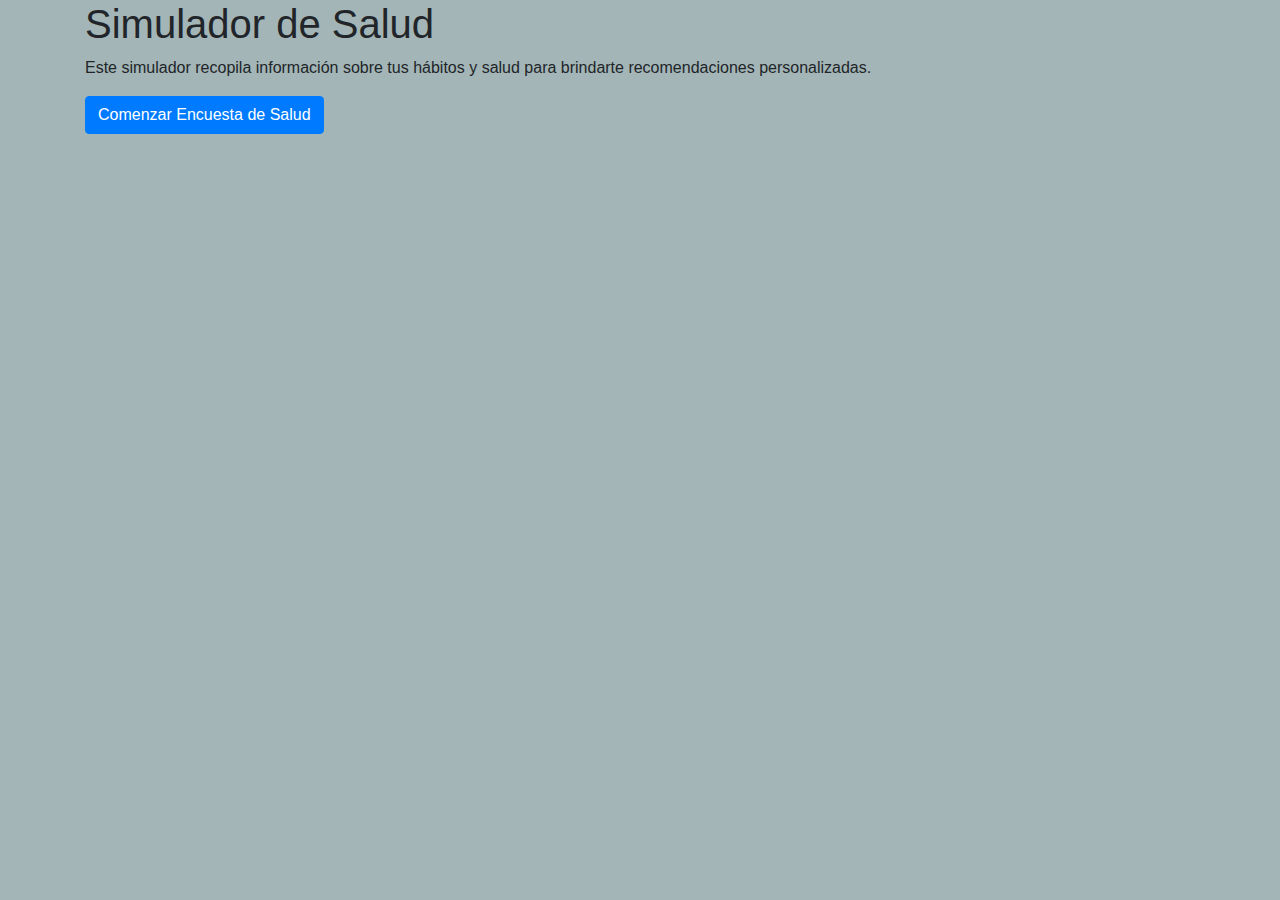
<file: index.html>
<!DOCTYPE html>
<html lang="es">
<head>
    <meta charset="UTF-8">
    <meta name="viewport" content="width=device-width, initial-scale=1.0">
    <title>Simulador</title>
    <link rel="stylesheet" href="https://stackpath.bootstrapcdn.com/bootstrap/4.5.2/css/bootstrap.min.css">
    <link rel="stylesheet" href="css/style.css">
</head>
<body>
    <div class="container main-container">
        <h1>Simulador de Salud</h1>
        <p class="description">Este simulador recopila información sobre tus hábitos y salud para brindarte recomendaciones personalizadas.</p>
        <button id="startButton" class="btn btn-primary">Comenzar Encuesta de Salud</button>
    </div>

    <script src="js/script.js"></script>
</body>
</html>
</file>
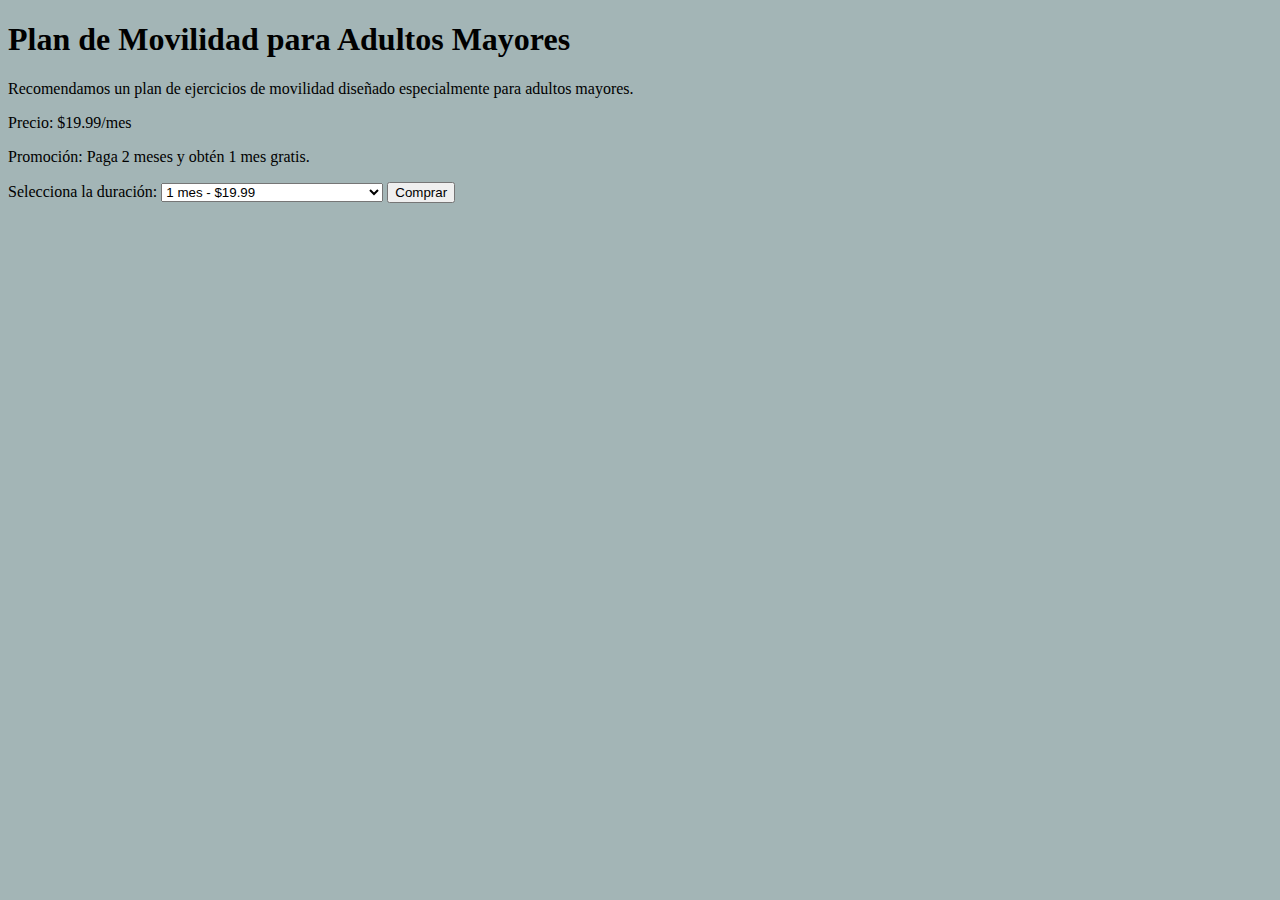
<file: pages/adultosmayores.html>
<!DOCTYPE html>
<html lang="es">
<head>
    <meta charset="UTF-8">
    <meta name="viewport" content="width=device-width, initial-scale=1.0">
    <title>Plan de Movilidad para Adultos Mayores</title>
    <link rel="stylesheet" href="../css/style.css">
</head>
<body>
    <div class="container">
        <h1>Plan de Movilidad para Adultos Mayores</h1>
        <p>Recomendamos un plan de ejercicios de movilidad diseñado especialmente para adultos mayores.</p>
        <p>Precio: $19.99/mes</p>
        <p>Promoción: Paga 2 meses y obtén 1 mes gratis.</p>
        
        <form id="purchaseForm">
            <label for="duration">Selecciona la duración:</label>
            <select id="duration" required>
                <option value="1">1 mes - $19.99</option>
                <option value="3">3 meses - $39.98 (paga 2 meses)</option>
            </select>
            <button type="submit">Comprar</button>
        </form>
    </div>
    <script>
        document.getElementById('purchaseForm').addEventListener('submit', function(event) {
            event.preventDefault();
            const duration = document.getElementById('duration').value;
            // Redirigir al carrito de compras
            window.location.href = `carrito.html?plan=movilidad&duration=${duration}`;
        });
    </script>
</body>
</html>
</file>
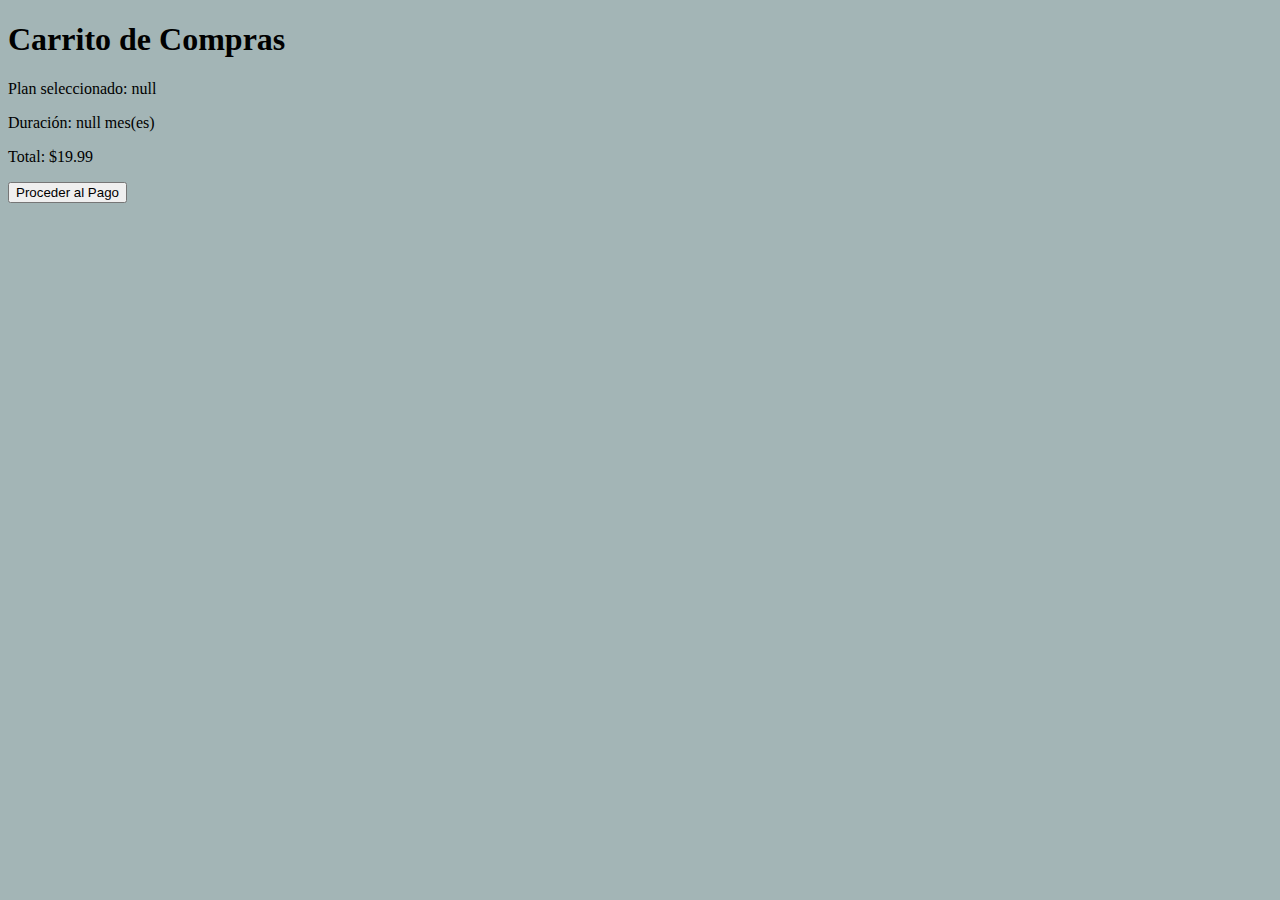
<file: pages/carrito.html>
<!DOCTYPE html>
<html lang="es">
<head>
    <meta charset="UTF-8">
    <meta name="viewport" content="width=device-width, initial-scale=1.0">
    <title>Carrito de Compras</title>
    <link rel="stylesheet" href="../css/style.css">
</head>
<body>
    <div class="container">
        <h1>Carrito de Compras</h1>
        <div id="cartDetails"></div>
        <button id="checkoutButton">Proceder al Pago</button>
    </div>
    <script>
        const urlParams = new URLSearchParams(window.location.search);
        const plan = urlParams.get('plan');
        const duration = urlParams.get('duration');
        
        const cartDetails = document.getElementById('cartDetails');
        cartDetails.innerHTML = `
            <p>Plan seleccionado: ${plan}</p>
            <p>Duración: ${duration} mes(es)</p>
            <p>Total: $${duration === '3' ? '39.98' : '19.99'}</p>
        `;

        document.getElementById('checkoutButton').addEventListener('click', function() {
            alert('Procediendo al pago...');
            // Aquí puedes agregar la lógica para el proceso de pago
        });
    </script>
</body>
</html>
</file>
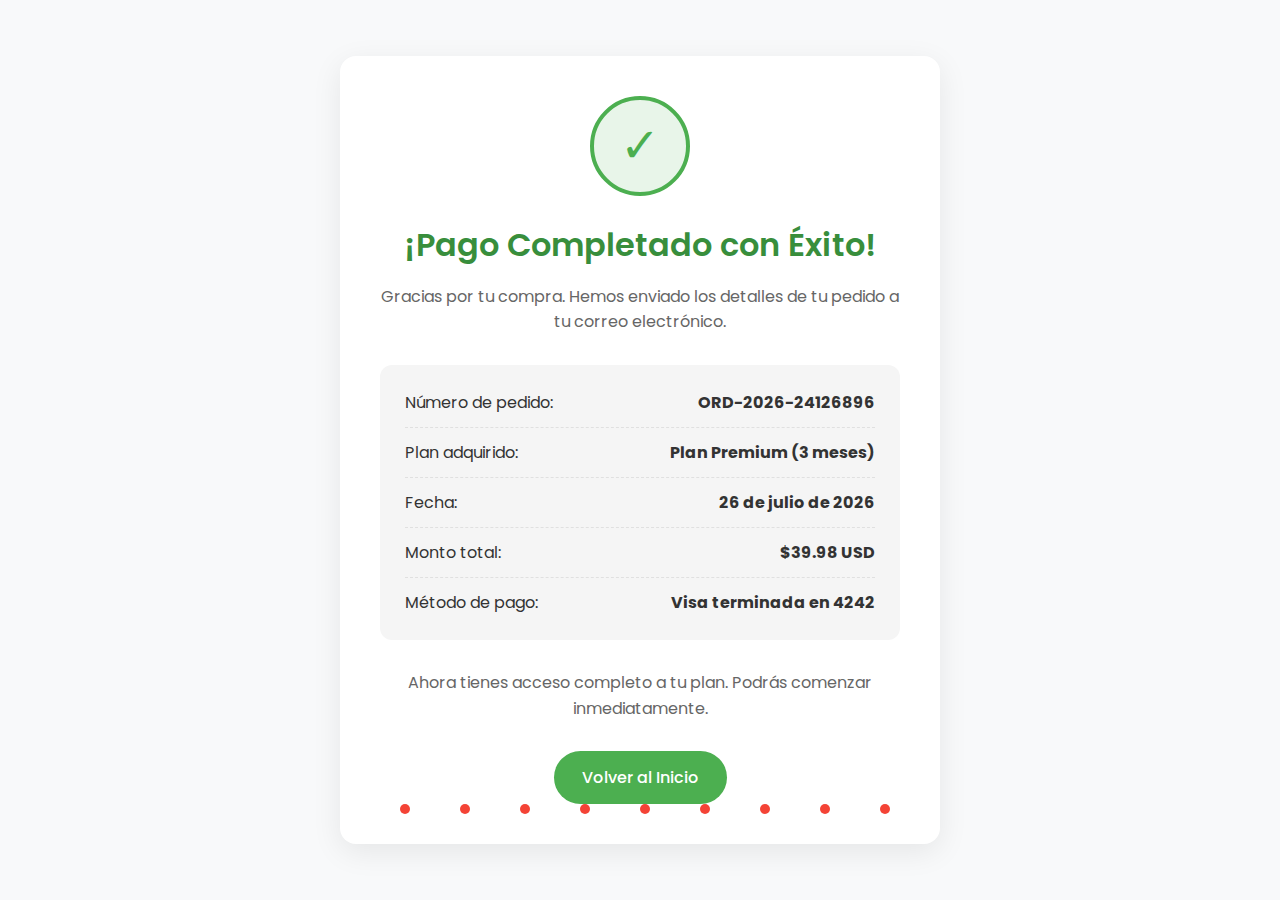
<file: pages/confirmacion.html>
<!DOCTYPE html>
<html lang="es">
<head>
    <meta charset="UTF-8">
    <meta name="viewport" content="width=device-width, initial-scale=1.0">
    <title>¡Pago Exitoso! | TuPlanSalud</title>
    <link href="https://fonts.googleapis.com/css2?family=Poppins:wght@300;400;500;600;700&display=swap" rel="stylesheet">
    <style>
        :root {
            --primary: #4CAF50;
            --primary-dark: #388E3C;
            --text: #333;
            --text-light: #666;
            --bg: #f8f9fa;
            --card-bg: #fff;
            --border: #e0e0e0;
        }
        
        * {
            margin: 0;
            padding: 0;
            box-sizing: border-box;
        }
        
        body {
            font-family: 'Poppins', sans-serif;
            background-color: var(--bg);
            color: var(--text);
            display: flex;
            justify-content: center;
            align-items: center;
            min-height: 100vh;
            padding: 20px;
        }
        
        .success-container {
            background-color: var(--card-bg);
            border-radius: 16px;
            box-shadow: 0 8px 30px rgba(0, 0, 0, 0.08);
            padding: 40px;
            max-width: 600px;
            width: 100%;
            text-align: center;
            position: relative;
            overflow: hidden;
        }
        
        .success-icon {
            width: 100px;
            height: 100px;
            background-color: #e8f5e9;
            border-radius: 50%;
            display: flex;
            justify-content: center;
            align-items: center;
            margin: 0 auto 25px;
            color: var(--primary);
            font-size: 48px;
            border: 4px solid var(--primary);
        }
        
        h1 {
            color: var(--primary-dark);
            margin-bottom: 15px;
            font-size: 32px;
            font-weight: 600;
        }
        
        p {
            color: var(--text-light);
            margin-bottom: 30px;
            font-size: 16px;
            line-height: 1.6;
        }
        
        .order-details {
            background-color: #f5f5f5;
            border-radius: 12px;
            padding: 25px;
            margin-bottom: 30px;
            text-align: left;
        }
        
        .order-item {
            display: flex;
            justify-content: space-between;
            margin-bottom: 12px;
            padding-bottom: 12px;
            border-bottom: 1px dashed var(--border);
        }
        
        .order-item:last-child {
            border-bottom: none;
            margin-bottom: 0;
            padding-bottom: 0;
        }
        
        .btn {
            background-color: var(--primary);
            color: white;
            border: none;
            padding: 14px 28px;
            border-radius: 50px;
            font-size: 16px;
            font-weight: 500;
            cursor: pointer;
            transition: all 0.3s ease;
            display: inline-block;
            text-decoration: none;
        }
        
        .btn:hover {
            background-color: var(--primary-dark);
            transform: translateY(-2px);
            box-shadow: 0 5px 15px rgba(0, 0, 0, 0.1);
        }
        
        .confetti {
            position: absolute;
            width: 10px;
            height: 10px;
            background-color: #f44336;
            border-radius: 50%;
            animation: confetti 5s ease-in-out infinite;
        }
        
        @keyframes confetti {
            0% { transform: translateY(0) rotate(0); opacity: 1; }
            100% { transform: translateY(100vh) rotate(720deg); opacity: 0; }
        }
        
        @media (max-width: 768px) {
            .success-container {
                padding: 30px 20px;
            }
            
            h1 {
                font-size: 28px;
            }
        }
    </style>
</head>
<body>
    <div class="success-container">
        <div class="success-icon">✓</div>
        <h1>¡Pago Completado con Éxito!</h1>
        <p>Gracias por tu compra. Hemos enviado los detalles de tu pedido a tu correo electrónico.</p>
        
        <div class="order-details">
            <div class="order-item">
                <span>Número de pedido:</span>
                <strong id="order-number">ORD-2023-78945612</strong>
            </div>
            <div class="order-item">
                <span>Plan adquirido:</span>
                <strong id="plan-name">Plan Premium (3 meses)</strong>
            </div>
            <div class="order-item">
                <span>Fecha:</span>
                <strong id="order-date">29 de Noviembre, 2023</strong>
            </div>
            <div class="order-item">
                <span>Monto total:</span>
                <strong id="order-amount">$39.98 USD</strong>
            </div>
            <div class="order-item">
                <span>Método de pago:</span>
                <strong id="payment-method">Visa terminada en 4242</strong>
            </div>
        </div>
        
        <p>Ahora tienes acceso completo a tu plan. Podrás comenzar inmediatamente.</p>
        <a href="../index.html" class="btn">Volver al Inicio</a>
        
        <!-- Confetti animation -->
        <div class="confetti" style="left:10%; animation-delay:0;"></div>
        <div class="confetti" style="left:20%; animation-delay:0.5s;"></div>
        <div class="confetti" style="left:30%; animation-delay:1s;"></div>
        <div class="confetti" style="left:40%; animation-delay:0.2s;"></div>
        <div class="confetti" style="left:50%; animation-delay:0.8s;"></div>
        <div class="confetti" style="left:60%; animation-delay:0.1s;"></div>
        <div class="confetti" style="left:70%; animation-delay:0.6s;"></div>
        <div class="confetti" style="left:80%; animation-delay:0.3s;"></div>
        <div class="confetti" style="left:90%; animation-delay:0.7s;"></div>
    </div>

    <script>
        // Obtener parámetros de la URL
        const urlParams = new URLSearchParams(window.location.search);
        const plan = urlParams.get('plan') || 'Plan Premium';
        const duration = urlParams.get('duration') || '3';
        
        // Configurar datos del pedido
        document.getElementById('plan-name').textContent = `${plan} (${duration} meses)`;
        document.getElementById('order-amount').textContent = `$${duration === '3' ? '39.98' : '19.99'} USD`;
        
        // Generar número de pedido aleatorio
        const orderNumber = `ORD-${new Date().getFullYear()}-${Math.floor(Math.random() * 100000000)}`;
        document.getElementById('order-number').textContent = orderNumber;
        
        // Establecer fecha actual
        const options = { year: 'numeric', month: 'long', day: 'numeric' };
        const today = new Date().toLocaleDateString('es-ES', options);
        document.getElementById('order-date').textContent = today;
    </script>
</body>
</html>
</file>
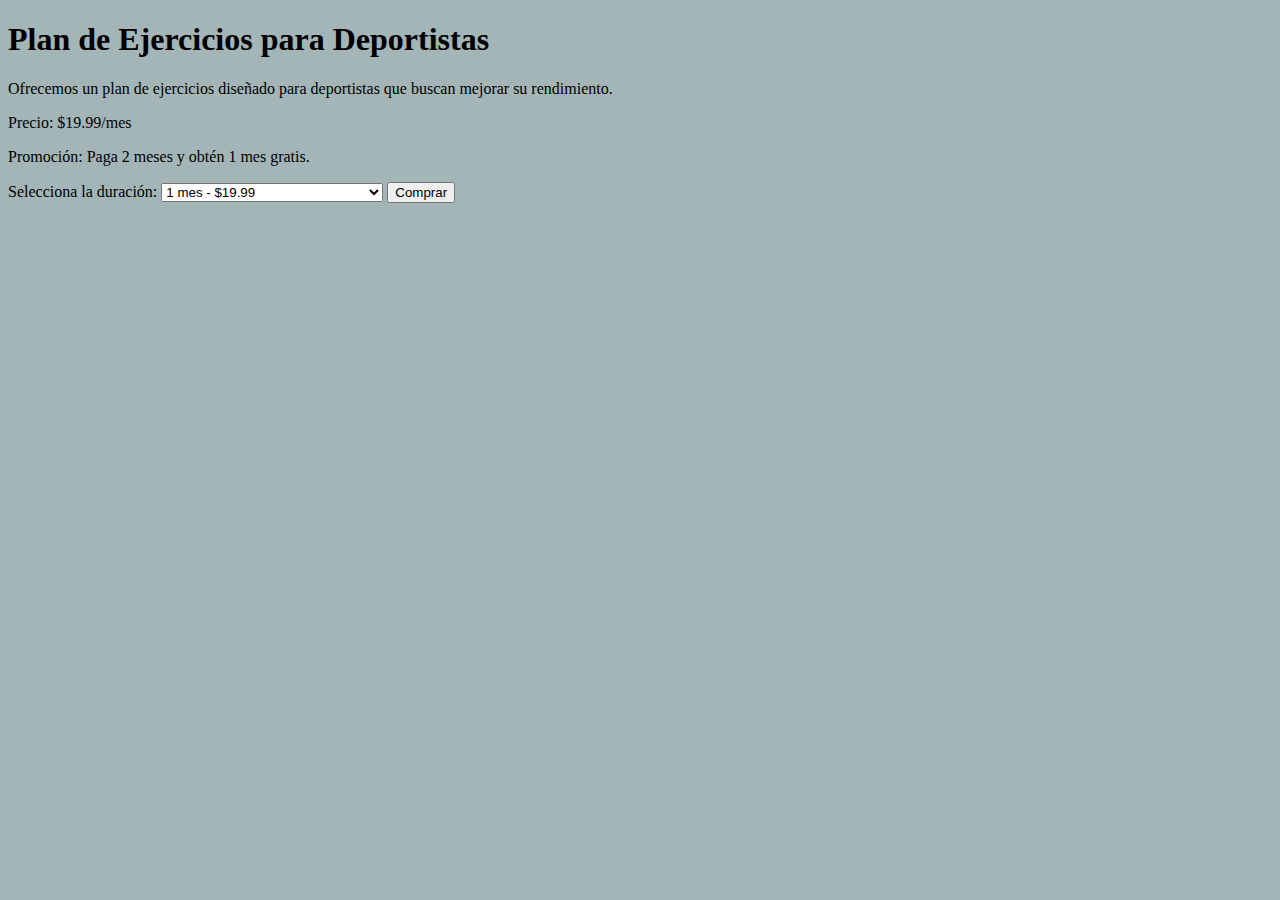
<file: pages/deportistas.html>
<!DOCTYPE html>
<html lang="es">
<head>
    <meta charset="UTF-8">
    <meta name="viewport" content="width=device-width, initial-scale=1.0">
    <title>Plan de Ejercicios para Deportistas</title>
    <link rel="stylesheet" href="../css/style.css">
</head>
<body>
    <div class="container">
        <h1>Plan de Ejercicios para Deportistas</h1>
        <p>Ofrecemos un plan de ejercicios diseñado para deportistas que buscan mejorar su rendimiento.</p>
        <p>Precio: $19.99/mes</p>
        <p>Promoción: Paga 2 meses y obtén 1 mes gratis.</p>
        
        <form id="purchaseForm">
            <label for="duration">Selecciona la duración:</label>
            <select id="duration" required>
                <option value="1">1 mes - $19.99</option>
                <option value="3">3 meses - $39.98 (paga 2 meses)</option>
            </select>
            <button type="submit">Comprar</button>
        </form>
    </div>
    <script src="../js/script.js" defer></script>
    <script>
        document.getElementById('purchaseForm').addEventListener('submit', function(event) {
            event.preventDefault();
            const duration = document.getElementById('duration').value;
            // Redirigir al carrito de compras
            window.location.href = `carrito.html?plan=deportista&duration=${duration}`;
        });
    </script>
</body>
</html>
</file>
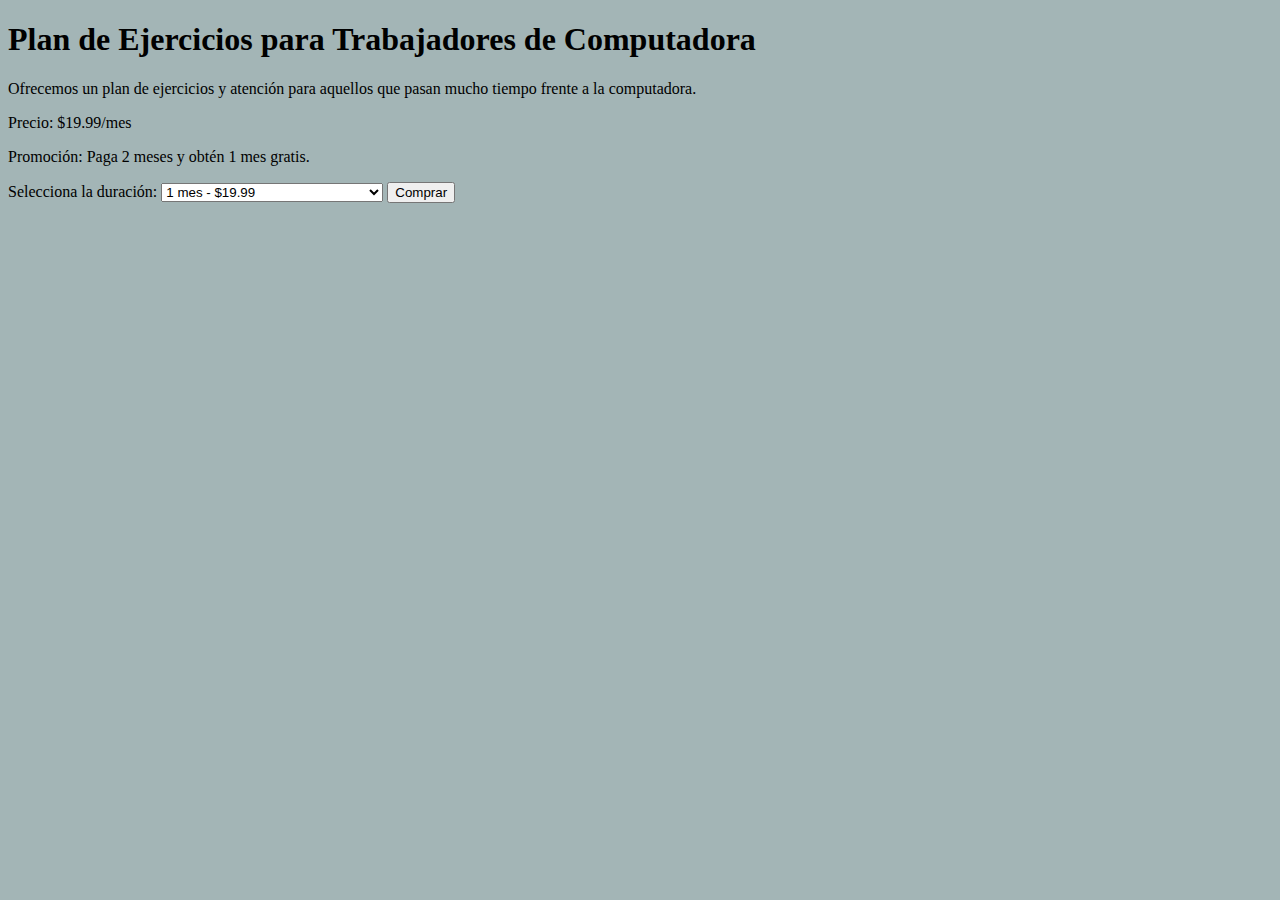
<file: pages/trabajoencasa.html>
<!DOCTYPE html>
<html lang="es">
<head>
    <meta charset="UTF-8">
    <meta name="viewport" content="width=device-width, initial-scale=1.0">
    <title>Plan de Movilidad para Trabajadores de Computadora</title>
    <link rel="stylesheet" href="../css/style.css">
</head>
<body>
    <div class="container">
        <h1>Plan de Ejercicios para Trabajadores de Computadora</h1>
        <p>Ofrecemos un plan de ejercicios y atención para aquellos que pasan mucho tiempo frente a la computadora.</p>
        <p>Precio: $19.99/mes</p>
        <p>Promoción: Paga 2 meses y obtén 1 mes gratis.</p>
        
        <form id="purchaseForm">
            <label for="duration">Selecciona la duración:</label>
            <select id="duration" required>
                <option value="1">1 mes - $19.99</option>
                <option value="3">3 meses - $39.98 (paga 2 meses)</option>
            </select>
            <button type="submit">Comprar</button>
        </form>
    </div>
    <script src="../js/script.js" defer></script>
    <script>
        document.getElementById('purchaseForm').addEventListener('submit', function(event) {
            event.preventDefault();
            const duration = document.getElementById('duration').value;
            // Redirigir al carrito de compras
            window.location.href = `carrito.html?plan=movilidad&duration=${duration}`;
        });
    </script>
</body>
</html>
</file>
<file: css/style.css>
body{ background-color: rgb(163, 181, 182);}
</file>
